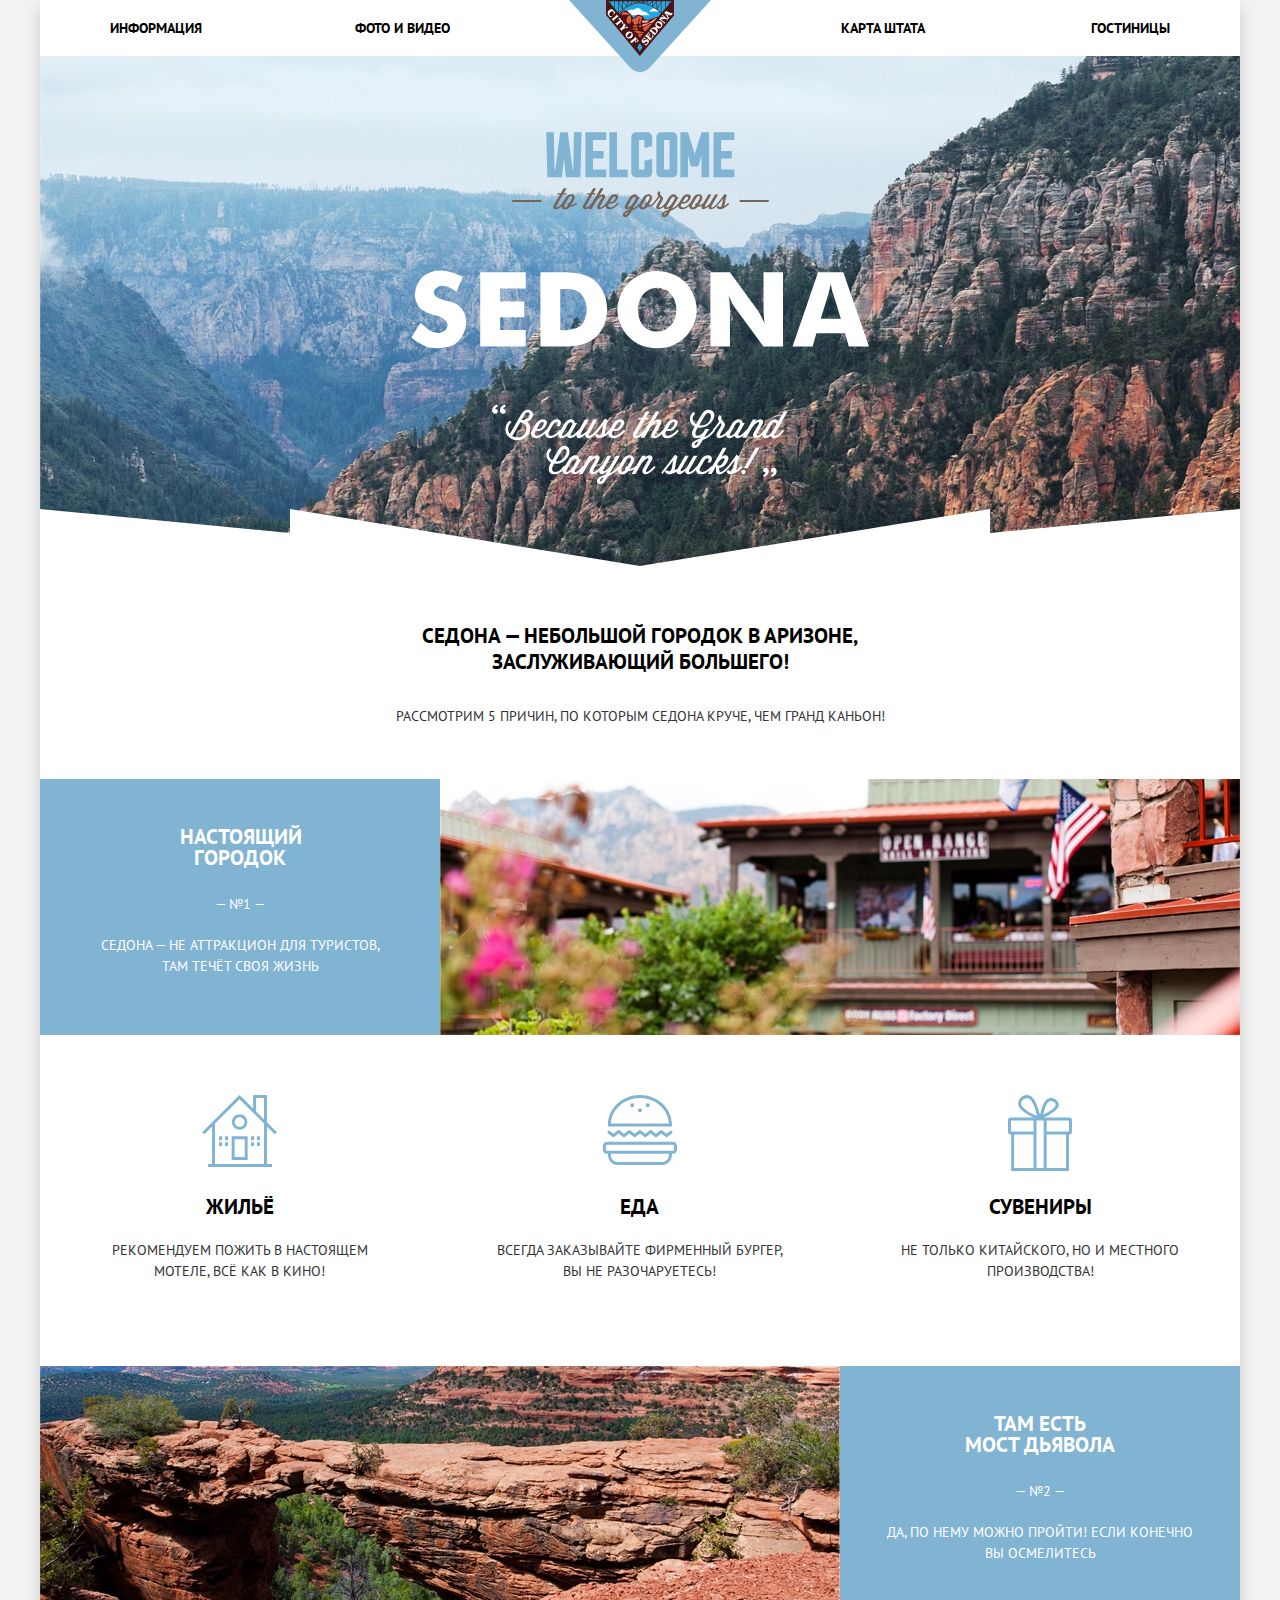
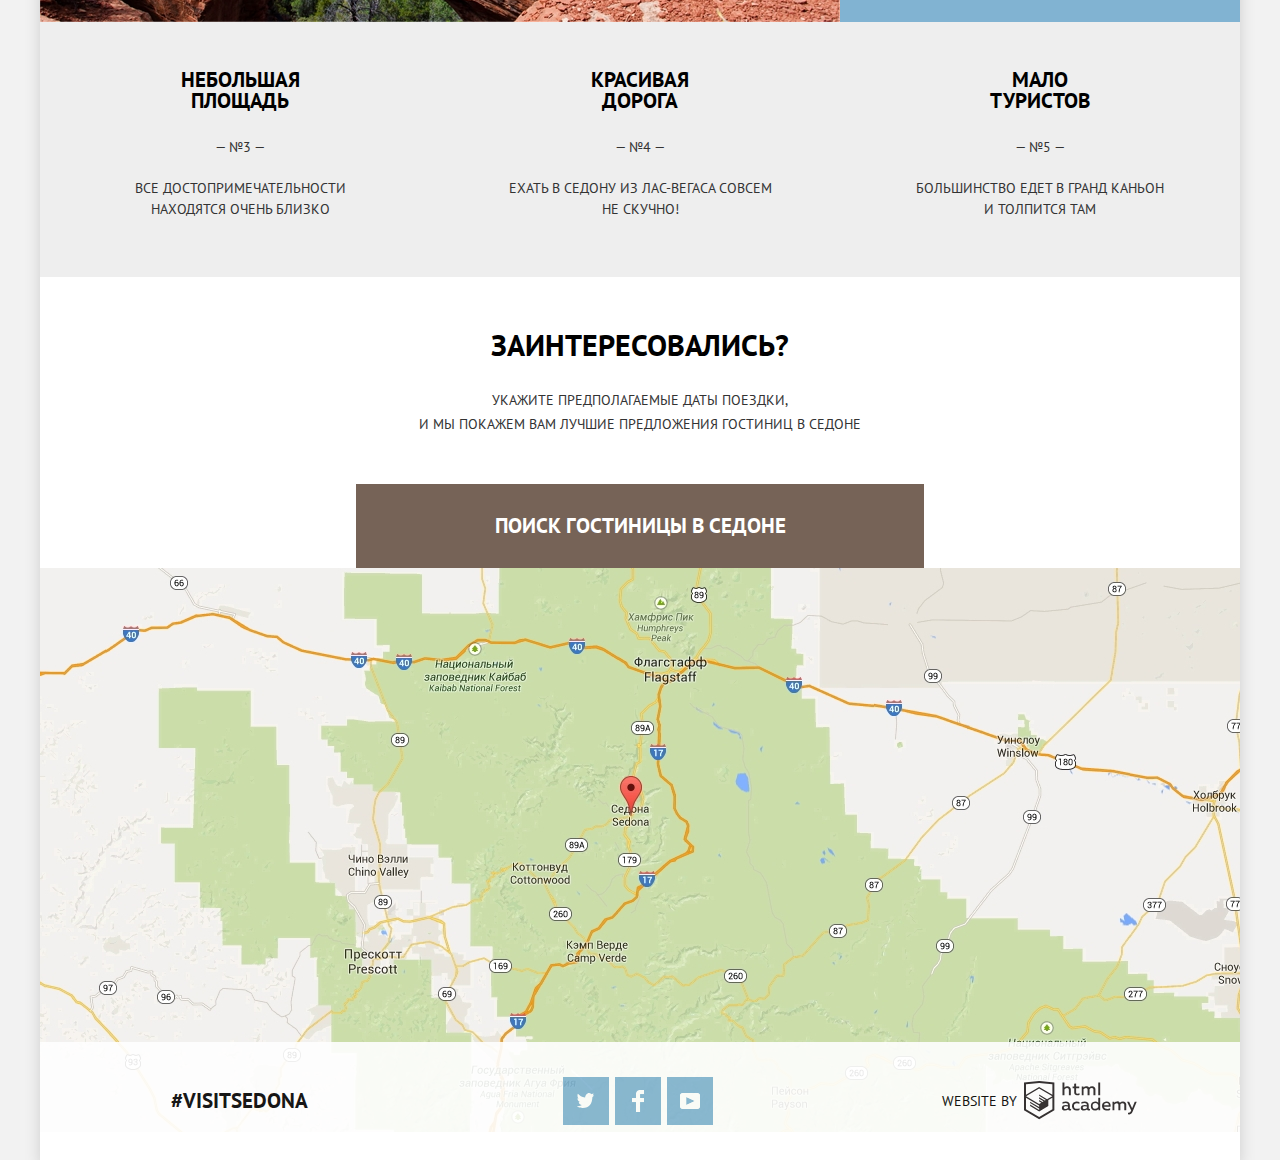
<file: index.html>
<!DOCTYPE html>
<html lang="ru">
    <head>
        <meta charset="utf-8">
        <title>HTML Academy: Седона</title>
        <link href="https://fonts.googleapis.com/css?family=PT+Sans:400,700&amp;subset=cyrillic" rel="stylesheet">
        <link href="css/normalize.css" rel="stylesheet">
        <link href="css/style.min.css" rel="stylesheet">
    </head>
    <body class="content">
        <div class="container">
            <header class="page-header-container">
                <div class="header-logo">Логотип Седона</div> 
                <nav class="page-navigation"> 
                    <ul class="header-navigation-list">
                        <li class="left"><a href="#" class="link">Информация</a></li>
                        <li class="left"><a href="#" class="link">Фото и видео</a></li>
                        <li class="right"><a href="#" class="link">Карта штата</a></li>
                        <li class="right"><a href="catalog.html" class="link">Гостиницы</a></li>
                    </ul>
                </nav>
            </header>
            <main>
                <section class="motto">
                    <h1 class="visually-hidden">Sedona</h1>
                    <p class="visually-hidden">Welcome Because the Grand Canyon Sucks</p>
                    <div class="welcome"></div>
                </section>
                <section class="reasons">
                    <h2>Седона — небольшой городок в Аризоне, заслуживающий большего!</h2>
                    <p class="gray">Рассмотрим 5 причин, по которым Седона круче, чем гранд Каньон!</p>
                    <section class="reasons-list">
                        <div class="row">
                            <div class="more">
                                <h3 class="wrap">Настоящий городок</h3>
                                <p>— №1 —</p>
                                <p>Седона — не аттракцион для туристов, там течёт своя жизнь</p>
                            </div>
                            <div class="first-pic"></div>
                        </div>
                        <div class="row">
                            <div class="features home">
                                <h3>Жильё</h3>
                                <p class="gray">Рекомендуем пожить в настоящем мотеле, всё как в кино!</p>
                            </div>
                            <div class="features food">
                                <h3>Еда</h3>
                                <p class="gray">Всегда заказывайте фирменный бургер, вы не разочаруетесь!</p>
                            </div>
                            <div class="features souvenirs">
                                <h3>Сувениры</h3>
                                <p class="gray">Не только китайского, но и местного производства!</p>
                            </div>
                        </div>
                        <div class="row">
                            <div class="second-pic"></div>
                            <div class="more">
                                <h3>Там есть<br> мост дьявола</h3>
                                <p>— №2 —</p>
                                <p>Да, по нему можно пройти! Если конечно вы осмелитесь</p>
                            </div>
                        </div>
                        <div class="row">
                            <div class="more row-bg-gray">
                                <h3 class="wrap">Небольшая площадь</h3>
                                <p class="gray">— №3 —</p>
                                <p class="gray">Все достопримечательности находятся очень близко</p>
                            </div>
                            <div class="more row-bg-gray">
                                <h3 class="wrap">Красивая дорога</h3>
                                <p class="gray">— №4 —</p>
                                <p class="gray">Ехать в Седону из Лас-Вегаса совсем не скучно!</p>
                            </div>
                            <div class="more row-bg-gray">
                                <h3 class="wrap">Мало туристов</h3>
                                <p class="gray">— №5 —</p>
                                <p class="gray">Большинство едет в гранд каньон и толпится там</p>
                            </div>
                        </div>
                    </section>
                </section>
                <section class="for-travel">
                    <div class="for-travel-text">
                        <h2>Заинтересовались?</h2>
                        <p class="gray">Укажите предполагаемые даты поездки,<br> и мы покажем вам лучшие предложения гостиниц в Седоне</p>
                    </div>
                    <div class="form-wrapper">
                        <button class="button button-search-hotel">Поиск гостиницы в Седоне</button>
                        <form action="https://echo.htmlacademy.ru" method="post" class="search-form">
                            <fieldset class="main-form">
                                <div class="date">
                                    <div class="full">
                                        <label for="arrival-date">Дата заезда:</label>
                                        <input type="text" id="arrival-date" name="arrival-date" class="form" placeholder="24 апреля 2017"> 
                                        <button class="calendar" aria-label="Календарь">Календарь</button>
                                    </div>
                                    <div class="full">
                                        <label for="departure-date">Дата выезда:</label>
                                        <input type="text" id="departure-date" name="departure-date" class="form less" placeholder="4 июля 2017">
                                        <button class="calendar" aria-label="Календарь">Календарь</button>
                                    </div>
                                </div>
                                <div class="visitors-amount">
                                    <div class="half-width">
                                        <label for="adults-amount">Взрослые:</label>
                                        <button class="change-value form">–</button>
                                        <input type="text" value="1" name="adults-amount" id="adults-amount" class="form">
                                        <button class="change-value form">+</button>
                                    </div>
                                    <div class="half-width">
                                        <label class="children-amount" for="children-amount">Дети:</label>
                                        <button class="change-value form">–</button>
                                        <input type="text" value="0" name="children-amount" id="children-amount" class="form">
                                        <button class="change-value form">+</button>
                                    </div>
                                </div>
                                <button class="search blue" type="submit">Найти</button>
                            </fieldset>
                        </form>
                    </div>
                </section>
            </main>
            <footer class="footer-container main-footer">
                <p>#visitsedona</p>
                <ul class="social-icons">
                    <li>
                        <a class="icon twitter" href="#">Twitter</a>
                    </li>
                    <li>
                        <a class="icon facebook" href="#">Facebook</a>
                    </li>
                    <li>
                        <a class="icon youtube" href="#">Youtube</a>
                    </li>
                </ul>
                <div class="footer-logo">
                    <span>website by</span>
                    <a href="https://htmlacademy.ru/intensive/htmlcss" class="htmlacademy-logo"></a>
                </div>
            </footer>
        </div>
        <script src="js/scripts.min.js"></script>
    </body>
</html>
</file>
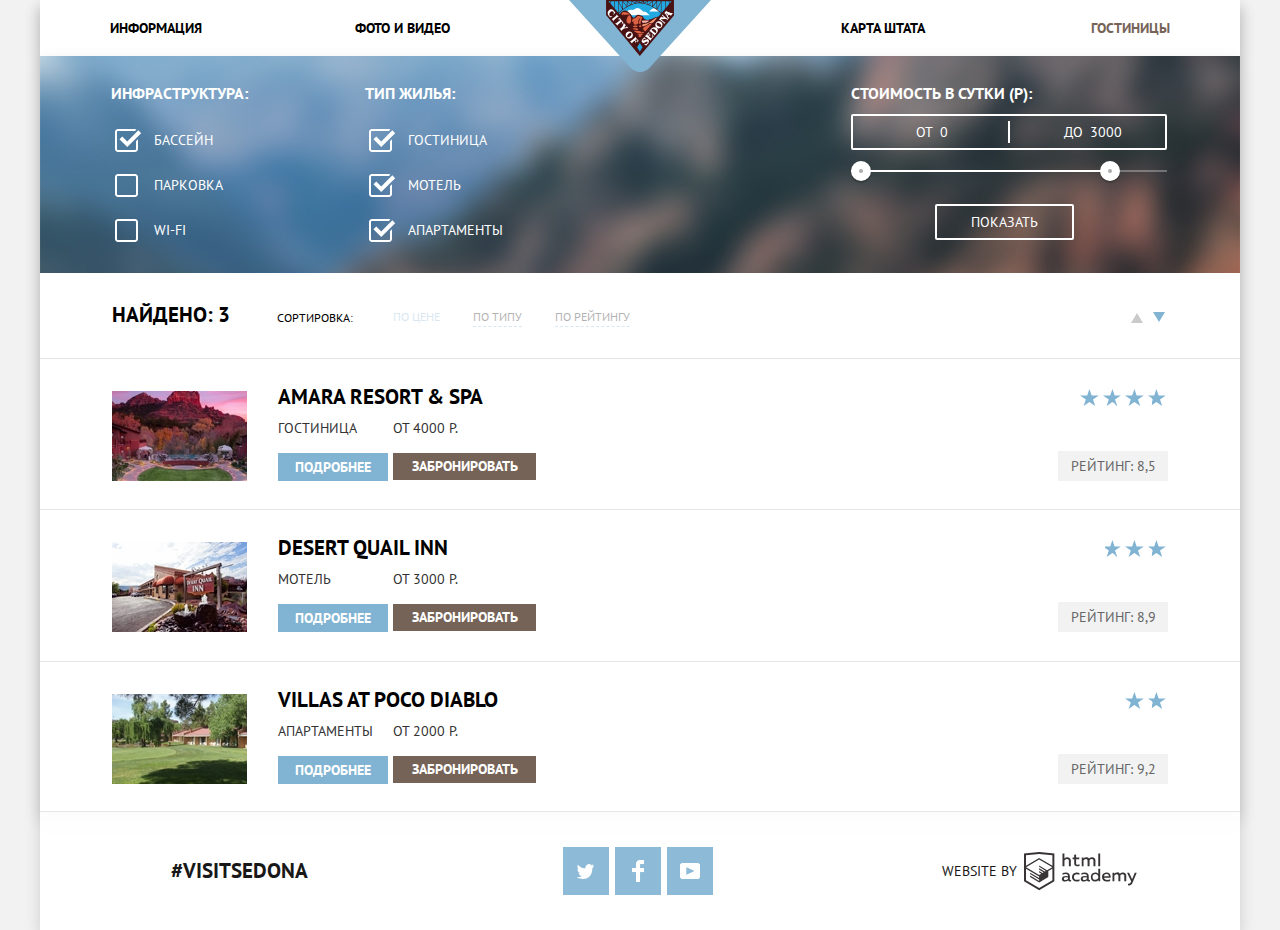
<file: catalog.html>
<!DOCTYPE html>
<html lang="ru">
    <head>
        <meta charset="utf-8">
        <title>HTML Academy: Седона: каталог</title>
        <link href="https://fonts.googleapis.com/css?family=PT+Sans:400,700&amp;subset=cyrillic" rel="stylesheet">
        <link href="css/normalize.css" rel="stylesheet">
        <link href="css/style.min.css" rel="stylesheet">
    </head>
    <body class="content">
        <div class="container">
            <section class="container">
                <h2 class="visually-hidden">Гостиницы в Седоне</h2>
                <header class="page-header-container">
                    <a class="header-logo" href="index.html">Логотип Седона</a> 
                    <nav class="page-navigation"> 
                        <ul class="header-navigation-list">
                            <li class="left"><a href="#" class="link">Информация</a></li>
                            <li class="left"><a href="#" class="link">Фото и видео</a></li>
                            <li class="right"><a href="#" class="link">Карта штата</a></li>
                            <li class="right"><a href="catalog.html" class="link current">Гостиницы</a></li>
                        </ul>
                    </nav>
                </header>
            </section>
            <main class="container">
                <form class="filters" method="post" action="https://echo.htmlacademy.ru">
                    <div class="left-side">
                        <fieldset>
                            <legend class="first-legend">Инфраструктура:</legend>
                            <div>
                                <label>
                                    <input class="checkbox" checked type="checkbox" id="pool">
                                    <span>Бассейн</span>
                                </label>
                            </div>
                            <div>
                                <label>
                                    <input class="checkbox" type="checkbox" id="park">
                                    <span>Парковка</span>
                                </label>
                            </div>
                            <div>
                                <label>
                                    <input class="checkbox" type="checkbox" id="wi-fi">
                                    <span>wi-fi</span>
                                </label>
                            </div>
                        </fieldset>
                        <fieldset>
                            <legend>Тип жилья:</legend>
                            <div>
                                <label>
                                    <input class="checkbox" checked type="checkbox" id="hotel">
                                    <span>Гостиница</span>
                                </label>
                            </div>
                            <div>
                                <label>
                                    <input class="checkbox" checked type="checkbox" id="motel">
                                    <span>Мотель</span>
                                </label>
                            </div>
                            <div>
                                <label>
                                    <input class="checkbox" checked type="checkbox" id="apartments">
                                    <span>Апартаменты</span>
                                </label>
                            </div>
                        </fieldset>
                    </div>
                    <div class="right-side">
                        <fieldset>
                            <legend>Стоимость в сутки (P):</legend>
                            <div class="price-controls">
                                <label class="min-price" for="min-price">
                                    от<input type="text"  name="min-price" value="0" id="min-price">
                                </label>
                                <label class="max-price" for="max-price">
                                    до<input type="text" name="max-price" value="3000" id="max-price">
                                </label>
                            </div>
                            <div class="range-controls">
                                <div class="scale">
                                    <div class="bar"></div>
                                </div>
                                <div class="range-toggle range-toggle-min"></div>
                                <div class="range-toggle range-toggle-max"></div>
                            </div>
                            <button class="btn-transparent" type="submit">Показать</button>
                        </fieldset>
                    </div>
                </form>
                <section class="found">
                    <div>
                        <span>Найдено: 3</span>
                        <h2>Сортировка:</h2>
                        <a href="#" class="sort active">По цене</a>
                        <a href="#" class="sort">По типу</a>
                        <a href="#" class="sort">По рейтингу</a>
                    </div>
                    <div class="arrows">
                        <button class="up" aria-label="Скрыть результат">Скрыть</button>
                        <button class="down active-arr" aria-label="Развернуть результат">Развернуть</button>
                    </div>
                </section>
                <section>
                    <h1 class="visually-hidden">Список гостиниц</h1>
                    <ul class="catalog-list">
                        <li class="catalog-item">
                            <div class="hotel-info">
                                <img src="img/hotel1.jpg" width="135" height="90" class="img" alt="Amara Resort & SPA">
                                <div>
                                    <h2><a href="#" class="link">Amara Resort & SPA</a></h2>
                                    <div class="catalog-row">
                                        <div class="catalog-column">
                                            <span class="motel1">Гостиница</span>
                                            <a class="more blue btn" href="#">Подробнее</a>
                                        </div>
                                        <div class="catalog-column">
                                            <span>от 4000 P.</span>
                                            <a class="hotel-booking btn" href="#">Забронировать</a>
                                        </div>
                                    </div>
                                </div>
                            </div>
                            <div class="rating">
                                <div class="star star-4"></div>
                                <p>рейтинг: 8,5</p>
                            </div>
                        </li>
                        <li class="catalog-item">
                            <div class="hotel-info">
                                <img src="img/hotel3.jpg" width="135" height="90" class="img" alt="Desert Quail inn">
                                <div>
                                    <h2><a href="#" class="link">Desert Quail inn</a></h2>
                                    <div class="catalog-row">
                                        <div class="catalog-column">
                                            <span class="motel2">Мотель</span>
                                            <a class="more blue btn" href="#">Подробнее</a>
                                        </div>
                                        <div class="catalog-column">
                                            <span>от 3000 P.</span>
                                            <a class="hotel-booking btn" href="#">Забронировать</a>
                                        </div>
                                    </div>
                                </div>
                            </div>
                            <div class="rating">
                                <div class="star star-3"></div>
                                <p>рейтинг: 8,9</p>
                            </div>
                        </li>
                        <li class="catalog-item">
                            <div class="hotel-info">
                                <img src="img/hotel2.jpg" width="135" height="90" class="img" alt="Villas At Poco Diablo">
                                <div>
                                    <h2><a href="#" class="link">Villas At Poco Diablo</a></h2>
                                    <div class="catalog-row">
                                        <div class="catalog-column">
                                            <span class="motel3">Апартаменты</span>
                                            <a class="more blue btn" href="#">Подробнее</a>
                                        </div>
                                        <div class="catalog-column">
                                            <span>от 2000 P.</span>
                                            <a class="hotel-booking btn" href="#">Забронировать</a>
                                        </div>
                                    </div>
                                </div>
                            </div>
                            <div class="rating">
                                <div class="star star-2"></div>
                                <p>рейтинг: 9,2</p>
                            </div>
                        </li>
                    </ul>
                </section>
            </main>
            <footer class="footer-container">
                <p>#visitsedona</p>
                <ul class="social-icons">
                    <li>
                        <a class="icon twitter" href="#">Twitter</a>
                    </li>
                    <li>
                        <a class="icon facebook" href="#">Facebook</a>
                    </li>
                    <li>
                        <a class="icon youtube" href="#">Youtube</a>
                    </li>
                </ul>
                <div class="footer-logo">
                    <span>website by</span>
                    <a href="https://htmlacademy.ru/intensive/htmlcss" class="htmlacademy-logo"></a>
                </div>
            </footer>
        </div>
    </body>
</html>
</file>
<file: css/style.min.css>
body{font-family:"PT Sans",Arial,sans-serif;font-size:14px;font-weight:700;line-height:26px;color:#000;text-transform:uppercase;-webkit-box-shadow:0 7px 15px rgba(0,1,1,0.15);box-shadow:0 7px 15px rgba(0,1,1,0.15);background-color:#f2f2f2}html{-webkit-box-sizing:border-box;box-sizing:border-box}.visually-hidden{position:absolute;clip:rect(0 0 0 0);width:1px;height:1px;margin:-1px}*,::before,::after{-webkit-box-sizing:inherit;box-sizing:inherit}.link{text-decoration:none;color:#000}.link:hover{color:#81b3d2}.link:active{color:#000;opacity:.3}li{list-style-type:none}.motto{background-color:#677c8b;background-image:url(../img/mask.svg),url(../img/sedona.jpg);background-repeat:no-repeat;background-position:center bottom,center -85px;background-size:contain,cover;width:1200px;height:510px;padding-top:76px}.content p{font-size:14px;font-weight:400}section .welcome{background-image:url(../img/intro-welcome.svg);background-repeat:no-repeat;width:459px;height:353px;margin:0 auto}.reasons h2{font-size:21px;width:440px;text-align:center;padding-top:40px}.reasons p{margin:10px 0}.wrap{display:block;width:120px;text-align:center;margin-left:80px}.more:last-child .wrap{margin-left:65px}.for-travel form{-webkit-box-shadow:0 7px 15px rgba(0,1,1,0.15);box-shadow:0 7px 15px rgba(0,1,1,0.15);background-color:#fff;width:568px}.form-wraper{position:relative}.search-form{display:block;-webkit-animation:down .6s;animation:down .6s}.search-form-closed{display:none}.for-travel-text{margin-top:25px;margin-bottom:34px;line-height:24px}.for-travel h2{font-size:30px;font-weight:700;line-height:36px}form .main-form{border:none;width:100%;display:-webkit-box;display:-ms-flexbox;display:flex;-webkit-box-pack:center;-ms-flex-pack:center;justify-content:center;-webkit-box-orient:vertical;-webkit-box-direction:normal;-ms-flex-direction:column;flex-direction:column}.main-form{padding:56px 54px 55px}.form{background-color:#f2f2f2;border:none;text-align:center;font-size:14px;font-weight:700;line-height:26px;text-transform:uppercase}.hotel-booking{background-color:#766357;color:#fff;font-size:21px;padding:10px}.button{border:none;color:#fff;text-transform:uppercase}.button-search-hotel{padding:30px 0;width:568px;background-color:#766357;font-weight:700;font-size:21px;position:relative;z-index:1}.for-travel{background-color:#fff;display:-webkit-box;display:-ms-flexbox;display:flex;-webkit-box-orient:vertical;-webkit-box-direction:normal;-ms-flex-direction:column;flex-direction:column;-webkit-box-align:center;-ms-flex-align:center;align-items:center;-ms-flex-line-pack:center;align-content:center;width:100%;background-image:url(../img/map.jpg);background-repeat:no-repeat;min-height:855px;background-position:0 291px;text-align:center}.full input{width:335px;height:38px;padding:0 5px;text-align:left;vertical-align:middle;margin-left:20px}input[type="text"]::-webkit-input-placeholder{color:#000;padding:0}input[type="text"]:-ms-input-placeholder{color:#000;padding:0}input[type="text"]::-ms-input-placeholder{color:#000;padding:0}input[type="text"]::placeholder{color:#000;padding:0}.full .less{margin-left:17px}.full{display:-webkit-box;display:-ms-flexbox;display:flex;-webkit-box-orient:horizontal;-webkit-box-direction:normal;-ms-flex-direction:row;flex-direction:row;-webkit-box-align:center;-ms-flex-align:center;align-items:center;-webkit-box-pack:justify;-ms-flex-pack:justify;justify-content:space-between;padding-bottom:29px}.date{padding-bottom:1px}.calendar{display:inline-block;vertical-align:middle;position:relative;right:12px;margin-left:-25px;background-color:#f2f2f2;border:none;background-image:url(../img/calendar.svg);background-repeat:no-repeat;background-position-y:0;background-size:21px 68px;font-size:0;width:21px;height:22px}.calendar:hover{background-position:0 -22.5px}.calendar:active{background-position:0 -45.5px}.full input:hover{background-color:#ebebeb}.full input:focus{background-color:#fff;outline:2px solid #e5e5e5}.half-width label{margin-right:40px}.half-width:last-child label{margin-right:30px}.half-width input:hover,.half-width button:hover{background-color:#ebebeb;color:#000}.half-width input:active,.half-width button:active{background-color:#ebebeb;color:#81b3d2;background-color:#fff;outline:2px solid #e5e5e5}.half-width{display:-webkit-box;display:-ms-flexbox;display:flex;-webkit-box-orient:horizontal;-webkit-box-direction:normal;-ms-flex-direction:row;flex-direction:row;-webkit-box-pack:justify;-ms-flex-pack:justify;justify-content:space-between;-webkit-box-align:center;-ms-flex-align:center;align-items:center;padding-bottom:55px}.visitors-amount{display:-webkit-box;display:-ms-flexbox;display:flex;-webkit-box-orient:horizontal;-webkit-box-direction:normal;-ms-flex-direction:row;flex-direction:row;-webkit-box-pack:justify;-ms-flex-pack:justify;justify-content:space-between}.half-width input,.half-width button{display:inline-block;vertical-align:middle;width:38px;height:38px}.button-search-hotel:hover,.hotel-booking:hover{background-color:#604e43}.button-search-hotel:active,.hotel-booking:active{background-color:#503e33;color:rgba(255,255,255,0.3)}.change-value{font-size:22px;font-weight:700;color:#a9a9a9;padding:0 8px 0 5px}.hotel-booking{font-size:14px;font-weight:700;line-height:21px;text-transform:uppercase;text-decoration:none}.row h3{font-size:21px}.catalog-item span{font-size:14px;font-weight:400;color:#333}.rating p{width:110px;padding:3px 15px;background-color:#f2f2f2;vertical-align:middle;color:#666}.star{height:17px;background-image:url(../img/star.svg);background-size:22.4px 17px;background-position:right;background-repeat:repeat-x}.star-5{width:110px}.star-4{width:90px}.star-3{width:65px}.star-2{width:46px}.star-1{width:28px}.search{background-color:#81b3d2;color:#fff;font-size:21px;text-transform:uppercase;font-weight:700;border:none;padding:17px 195px}.footer-container p{font-size:21px;font-weight:700}.social-icons{display:-webkit-box;display:-ms-flexbox;display:flex;-ms-flex-wrap:wrap;flex-wrap:wrap;-webkit-box-orient:horizontal;-webkit-box-direction:normal;-ms-flex-direction:row;flex-direction:row;padding-left:38px}.social-icons li{display:-webkit-box;display:-ms-flexbox;display:flex;-webkit-box-orient:horizontal;-webkit-box-direction:normal;-ms-flex-direction:row;flex-direction:row;list-style-type:none;background-color:#81b3d2;width:46px;height:48px;font-size:0;line-height:0}.icon{position:relative;display:inline-block;vertical-align:middle;background-repeat:no-repeat;font-size:0;width:46px;height:48px;background-color:#81b3d2}.icon::before{position:absolute;content:"";width:100%;height:100%;background-repeat:no-repeat;background-position:center center}.icon:hover{background-color:#669ec0}.icon:active{background-color:#5496bd}.icon:focus{outline:auto;outline-color:#3685cf}.icon:active::before{opacity:.3}.twitter::before{background-image:url(../img/twitter-icon.svg)}.facebook::before{background-image:url(../img/facebook-icon.svg)}.youtube::before{background-image:url(../img/youtube-icon.svg)}.footer-logo span{font-size:14px;font-weight:400;padding-left:12px}.blue:hover{background-color:#669ec0}.blue:active{background-color:#5496bd;color:rgba(255,255,255,0.3)}.row{min-height:255px;display:-webkit-box;display:-ms-flexbox;display:flex;width:100%;-ms-flex-wrap:wrap;flex-wrap:wrap;-webkit-box-pack:justify;-ms-flex-pack:justify;justify-content:space-between;-webkit-box-orient:horizontal;-webkit-box-direction:normal;-ms-flex-direction:row;flex-direction:row;-webkit-box-sizing:border-box;box-sizing:border-box;padding:0;margin:0 auto;text-align:center;line-height:21px}.more{background-color:#81b3d2;color:#fff;border:none;font-size:14px;text-decoration:none;width:400px;text-align:center;padding:26px 60px 5px}.row:nth-last-child(2) .more{padding-left:40px;padding-right:40px}.row-bg-gray{background-color:#eee;color:#000}.row-bg-gray:last-child{padding:26px 75px 10px}.features{background-repeat:no-repeat;background-position:center 60px;padding:140px 50px 69px;width:33.33%}.features h3{margin-bottom:18px}.home{background-image:url(../img/icon-1.svg)}.food{background-image:url(../img/icon-3.svg)}.souvenirs{background-image:url(../img/icon-2.svg)}.container{width:1200px;margin:0 auto;background-color:#fff;-webkit-box-shadow:0 7px 15px rgba(0,1,1,0.15);box-shadow:0 7px 15px rgba(0,1,1,0.15)}.content{background-color:#f2f2f2}.page-header-container{position:relative}.header-navigation-list{display:-webkit-box;display:-ms-flexbox;display:flex;-webkit-box-orient:horizontal;-webkit-box-direction:normal;-ms-flex-direction:row;flex-direction:row;-webkit-box-pack:justify;-ms-flex-pack:justify;justify-content:space-between;-webkit-box-align:center;-ms-flex-align:center;align-items:center;width:100%;margin:0;padding:0}.page-navigation li{width:20%;padding:15px 70px}.header-navigation-list li:nth-of-type(2){margin-right:118px}.header-navigation-list li:nth-child(3){margin-left:107px}.header-navigation-list .left{text-align:left}.right{text-align:right}.header-logo{position:absolute;background-image:url(../img/logo-sedona.svg);background-repeat:no-repeat;background-position:center top;width:240px;margin-left:-120px;height:72px;font-size:0;left:50%}.reasons{display:-webkit-box;display:-ms-flexbox;display:flex;-webkit-box-orient:vertical;-webkit-box-direction:normal;-ms-flex-direction:column;flex-direction:column;-webkit-box-align:center;-ms-flex-align:center;align-items:center;background-color:#fff;width:100%}.reasons-list{display:-webkit-box;display:-ms-flexbox;display:flex;-webkit-box-orient:vertical;-webkit-box-direction:normal;-ms-flex-direction:column;flex-direction:column;width:100%;margin-top:40px}.reasons-list p{padding:5px 0}.first-pic{background-color:#9e785c;background-image:url(../img/1reason.jpg);width:800px;height:256px}.second-pic{background-color:#825139;background-image:url(../img/third-reason.jpg);width:800px;height:256px}.footer-container{display:-webkit-box;display:-ms-flexbox;display:flex;-ms-flex-wrap:wrap;flex-wrap:wrap;-webkit-box-orient:horizontal;-webkit-box-direction:normal;-ms-flex-direction:row;flex-direction:row;width:100%;background-color:#fff;opacity:.9;padding:35px 40px 35px 75px;-ms-flex-line-pack:center;align-content:center}.main-footer{margin-top:-90px}.footer-logo{margin:auto;display:-webkit-box;display:-ms-flexbox;display:flex;-webkit-box-orient:horizontal;-webkit-box-direction:normal;-ms-flex-direction:row;flex-direction:row;-webkit-box-pack:justify;-ms-flex-pack:justify;justify-content:space-between;-webkit-box-align:center;-ms-flex-align:center;align-items:center}.footer-container p{margin:auto}.footer-container ul{width:400px;-webkit-box-pack:center;-ms-flex-pack:center;justify-content:center;margin:auto}.footer-container li{margin:0 3px}.htmlacademy-logo{background-image:url(../img/logo-htmlacademy.svg);background-repeat:no-repeat;background-size:120px 128px;background-position:right 0;width:120px;margin-left:7px;margin-top:2px;height:41px}.htmlacademy-logo:hover{background-position:center -44px}.htmlacademy-logo:active{background-position:center -88px}.htmlacademy-logo:focus{outline:auto;outline-color:#2e7fca}.catalog-list{margin:0;padding:0}.catalog-item{display:-webkit-box;display:-ms-flexbox;display:flex;-webkit-box-orient:horizontal;-webkit-box-direction:normal;-ms-flex-direction:row;flex-direction:row;-webkit-box-pack:justify;-ms-flex-pack:justify;justify-content:space-between;background-color:#fff;min-height:151.5px;width:1200px;margin:0 auto;border-top:1px solid #e5e5e5}.catalog-item:last-child{border-bottom:1px solid #e5e5e5}.hotel-info{display:-webkit-box;display:-ms-flexbox;display:flex;-webkit-box-orient:horizontal;-webkit-box-direction:normal;-ms-flex-direction:row;flex-direction:row;margin-top:5px;padding-top:3px}.hotel-info h2{margin-top:17px;margin-bottom:5px}.catalog-row{display:-webkit-box;display:-ms-flexbox;display:flex;-webkit-box-orient:horizontal;-webkit-box-direction:normal;-ms-flex-direction:row;flex-direction:row}.catalog-column{display:-webkit-box;display:-ms-flexbox;display:flex;-webkit-box-orient:vertical;-webkit-box-direction:normal;-ms-flex-direction:column;flex-direction:column;width:150px;margin-right:-35px}.img{margin:24px 31px 0 72px}.btn{padding:3px 0;margin-top:12px;text-align:center;width:143px}.more.btn{width:110px;padding:1px 10px}.rating{display:-webkit-box;display:-ms-flexbox;display:flex;-webkit-box-orient:vertical;-webkit-box-direction:normal;-ms-flex-direction:column;flex-direction:column;-webkit-box-align:end;-ms-flex-align:end;align-items:flex-end;margin-right:70px;margin-top:30px}.rating p{display:-webkit-box;display:-ms-flexbox;display:flex;margin:45px 2px 0;padding:2px 3px;width:110px;-webkit-box-pack:center;-ms-flex-pack:center;justify-content:center;-webkit-box-align:center;-ms-flex-align:center;align-items:center}.filters{display:-webkit-box;display:-ms-flexbox;display:flex;-webkit-box-orient:horizontal;-webkit-box-direction:normal;-ms-flex-direction:row;flex-direction:row;-webkit-box-pack:justify;-ms-flex-pack:justify;justify-content:space-between;background-color:#677c8b;background-image:url(../img/filter_background.jpg);background-repeat:no-repeat;background-position:0 -280px;color:#fff;font-weight:400;line-height:21px;text-transform:uppercase}.filters legend{font-weight:700;line-height:21px;font-size:16px}.left-side{display:-webkit-box;display:-ms-flexbox;display:flex;-webkit-box-orient:horizontal;-webkit-box-direction:normal;-ms-flex-direction:row;flex-direction:row;-webkit-box-pack:center;-ms-flex-pack:center;justify-content:center;width:50%;margin:27px 10px 1px}.checkbox{width:0;-webkit-appearance:none;-moz-appearance:none;appearance:none}.checkbox:focus+span::before{outline:auto;outline-color:#20a3e0}.checkbox+span::before{content:"";background-image:url(../img/checkbox-off.svg);background-repeat:no-repeat;background-size:23px 47px;background-position:0 0;width:27px;height:23px;display:inline-block;vertical-align:bottom;margin-right:12px;position:relative;top:1px;cursor:pointer}.checkbox:disabled+span::before{background-position:0 -24px}.checkbox:checked:disabled+span::before{background-position:0 -25px}.checkbox:checked+span::before{background-image:url(../img/checkbox-on.svg);background-repeat:no-repeat;background-size:27px 48px;background-position:0 0;width:27px;height:23px;display:inline-block;vertical-align:bottom;margin-right:12px;position:relative}.left-side div{margin:19px 0 22px}.left-side fieldset{width:248px;margin-left:4px;border:none}.right-side{width:330px;margin-top:27px;margin-right:70px;padding-left:9px}.right-side fieldset{padding:0;border:none}.right-side legend{margin-bottom:10px;font-weight:600;font-size:16px;line-height:21px}.price-controls{display:flex;align-items:center;position:relative;width:316px;height:36px;margin-bottom:20px;border:2px solid #fff;border-radius:2px;font-size:0}.price-controls label{font-size:14px;line-height:38px;vertical-align:top;cursor:pointer}.price-controls .min-price,.price-controls .max-price{width:148px;padding-left:63px}.price-controls input{width:50px;margin:0;margin-left:5px;color:inherit;font:inherit;background:none;border:none}.price-controls::after{content:"";position:absolute;top:50%;left:50%;-webkit-transform:translate(-50%,-50%);-ms-transform:translate(-50%,-50%);transform:translate(-50%,-50%);width:2px;height:22px;background:#fff}.range-controls{position:relative;margin-bottom:32px}.range-controls .scale{height:2px;width:316px;background:rgba(255,255,255,0.3)}.range-controls .bar{position:absolute;top:-.2px;width:80%;height:2px;background:#fff}.range-toggle{position:absolute;top:-9px;width:20px;height:20px;background:#ababab;border:8px solid #fff;border-radius:50%;-webkit-box-shadow:0 2px 1px 0 rgba(0,1,1,0.2);box-shadow:0 2px 1px 0 rgba(0,1,1,0.2);cursor:pointer}.range-toggle-min{left:0}.range-toggle:hover{background:#1c4f80;width:22px;height:22px}.range-toggle-max{left:78.5%}.btn-transparent{display:block;margin:0 84px;padding:6px 34px;font-size:14px;line-height:20px;color:#fff;text-transform:uppercase;background:transparent;border:2px solid #fff;border-radius:2px;cursor:pointer}.btn-transparent:hover{color:#000;background:#fff}.current{color:#766357}.found{width:100%;background-color:#fff;display:-webkit-box;display:-ms-flexbox;display:flex;-webkit-box-orient:horizontal;-webkit-box-direction:normal;-ms-flex-direction:row;flex-direction:row;-webkit-box-pack:justify;-ms-flex-pack:justify;justify-content:space-between;min-height:85px}.found div{display:-webkit-box;display:-ms-flexbox;display:flex;-ms-flex-wrap:wrap;flex-wrap:wrap;-webkit-box-orient:horizontal;-webkit-box-direction:normal;-ms-flex-direction:row;flex-direction:row;-webkit-box-pack:justify;-ms-flex-pack:justify;justify-content:space-between;-webkit-box-align:center;-ms-flex-align:center;align-items:center}.found h2{font-size:12px;font-weight:400;line-height:18px;margin-right:40px;padding-top:5px}.found span{font-size:21px;font-weight:700;line-height:26px;margin:0 47px 0 72px}.found a{opacity:.3;color:#000;font-size:12px;font-weight:400;line-height:18px;margin-right:33px;padding-top:4px;text-decoration:none}.sort{opacity:.3;border-bottom:1px dashed #81b3d2}.sort:hover{color:#81b3d2}.sort:active{color:#000;opacity:1;border:none}.found .active{color:#81b3d2;border:none}.gray{color:#333}.up{background-image:url(../img/icon-up-dir.svg);background-size:11.5px 34px;background-position-y:0;width:10px;height:11px;position:relative;top:3px;right:10px}.up:hover{background-position-y:-12px}.up:active{background-position-y:-23px}.down{background-image:url(../img/icon-down-dir.svg);background-size:11.5px 34px;background-position-y:0;width:10px;height:10px;position:relative;top:2px}.down:hover{background-position-y:-12px}.down:active,.active-arr{background-image:url(../img/icon-down-dir.svg);background-size:11.5px 34px;width:10px;height:10px;position:relative;top:2px;background-position-y:-23px}.arrows{margin-right:75px}.arrows button{background-color:#fff;border:none;font-size:0}@keyframes down{0%{transform:translateY(-80px)}10%{transform:translateY(-70px)}20%{transform:translateY(-60px)}30%{transform:translateY(-50px)}40%{transform:translateY(-40px)}50%{transform:translateY(-30px)}60%{transform:translateY(-20px)}70%{transform:translateY(-10px)}80%{transform:translateY(-5px)}100%{transform:translateY(0)}}
</file>
